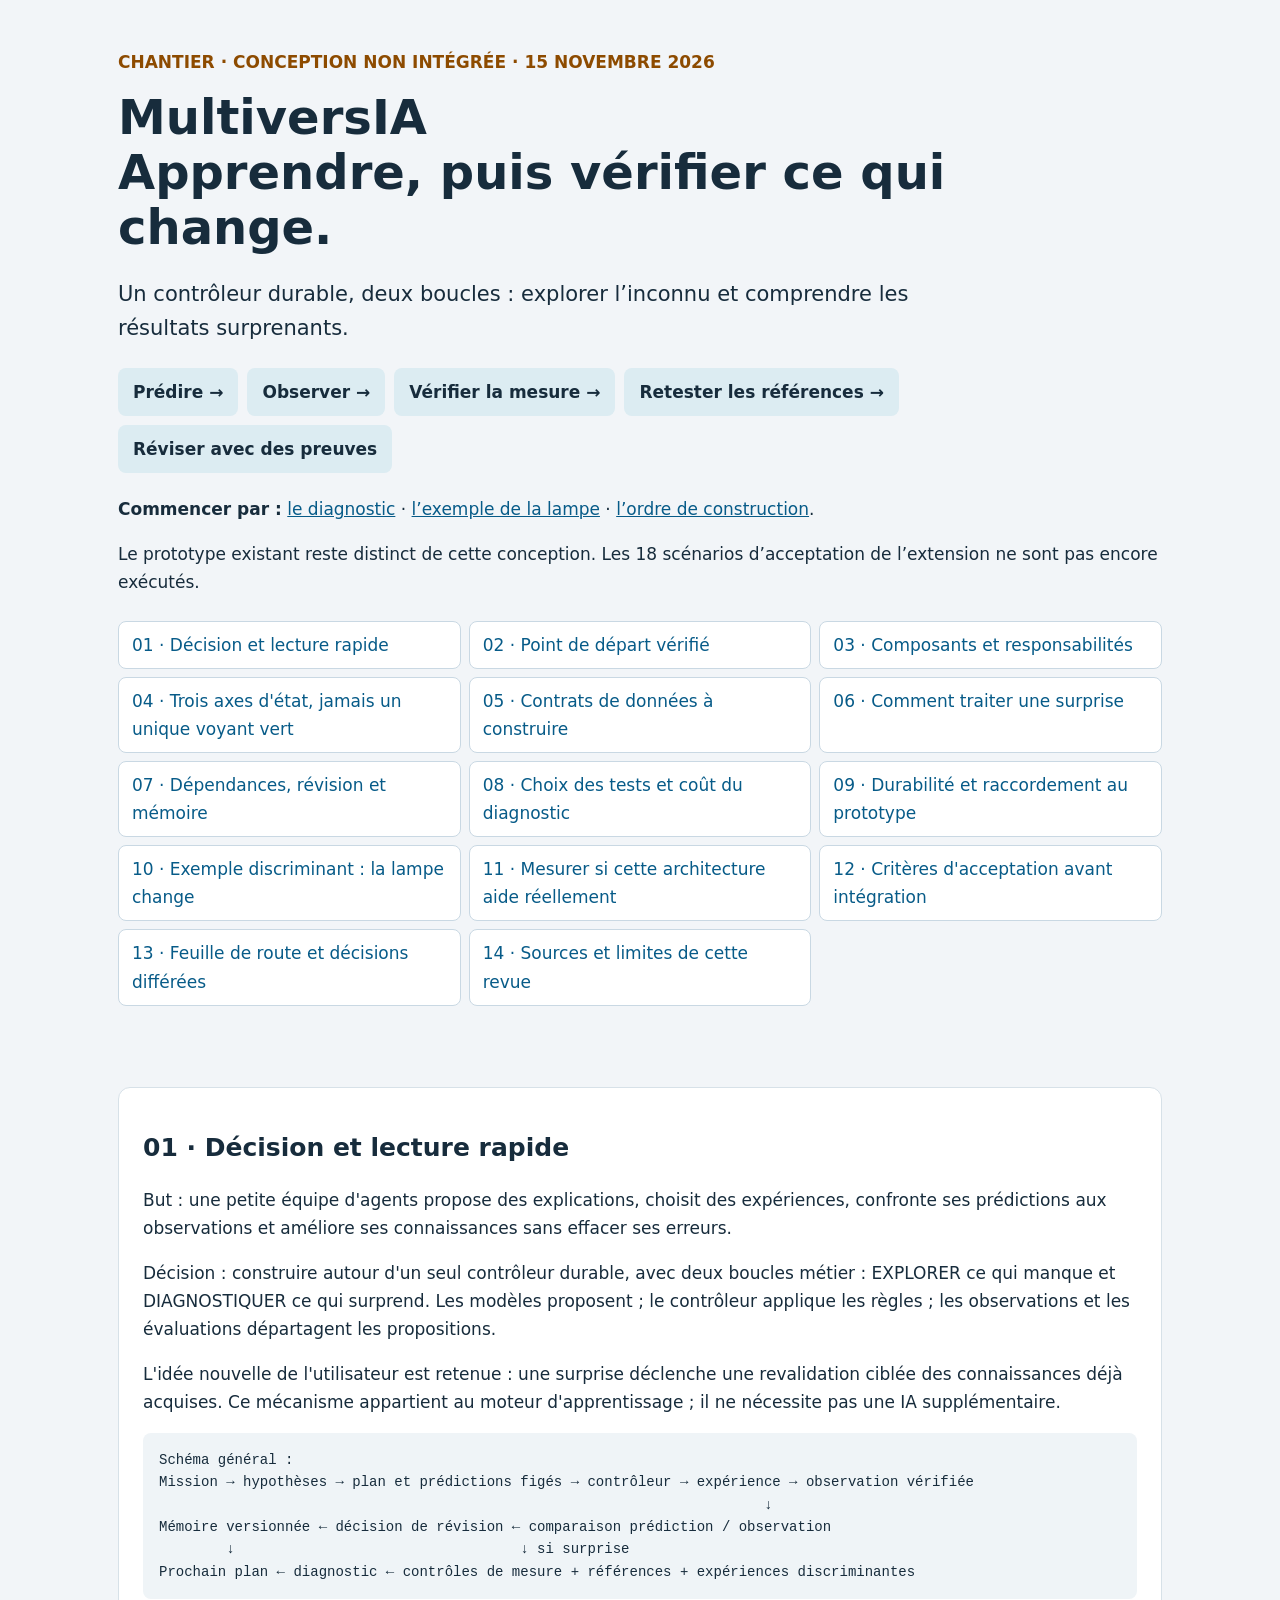
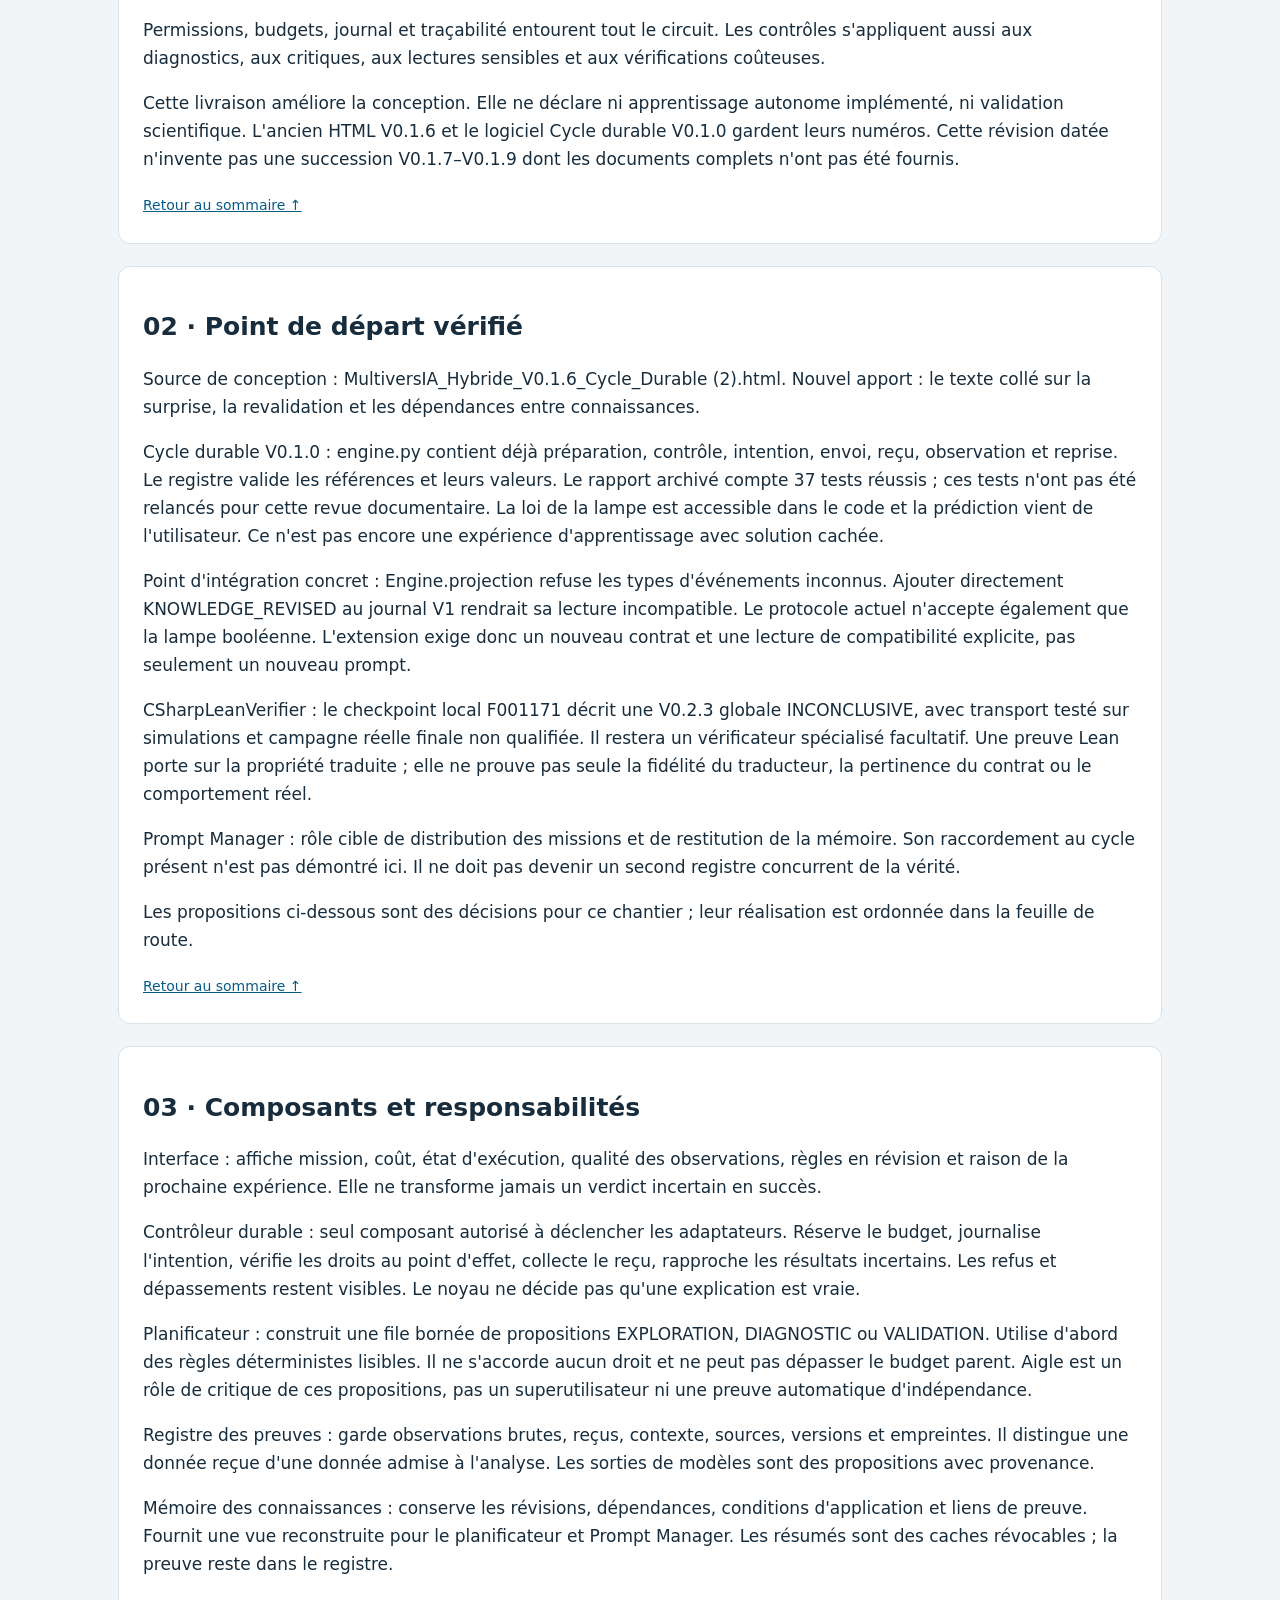
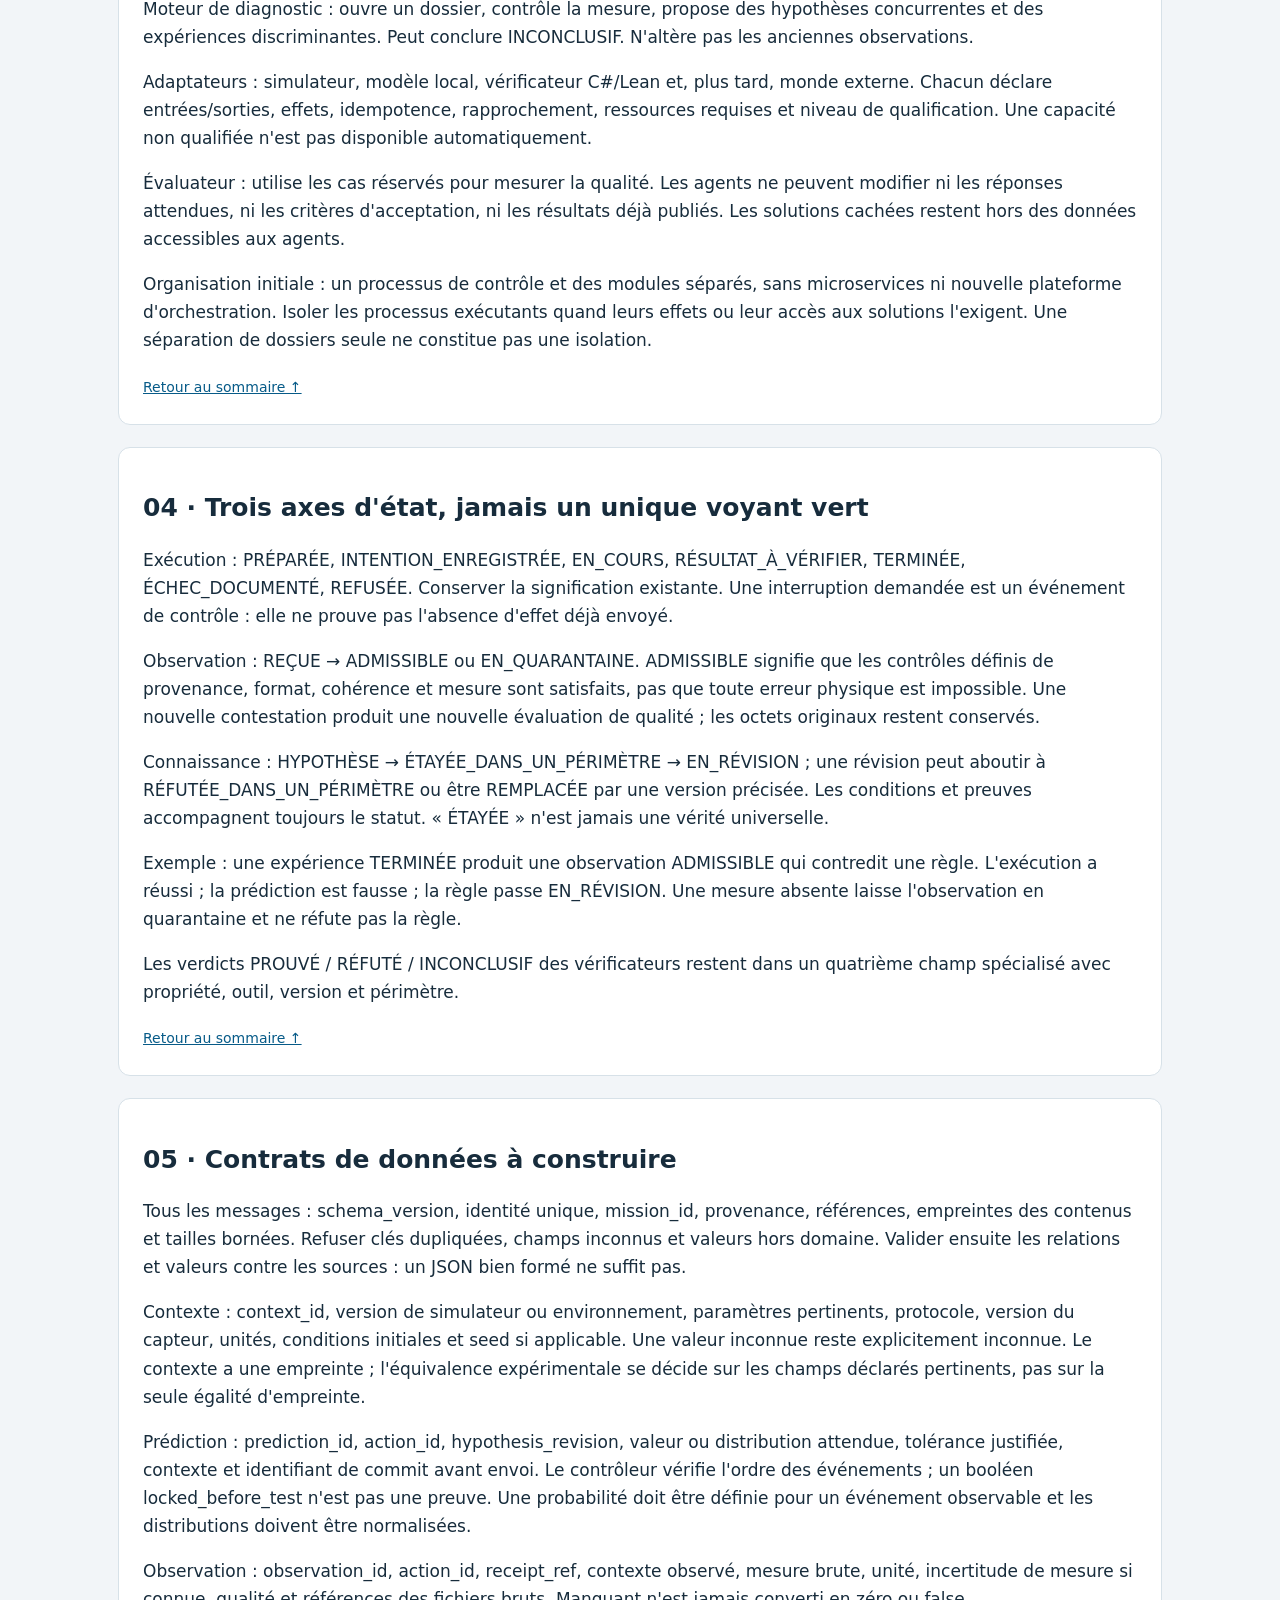
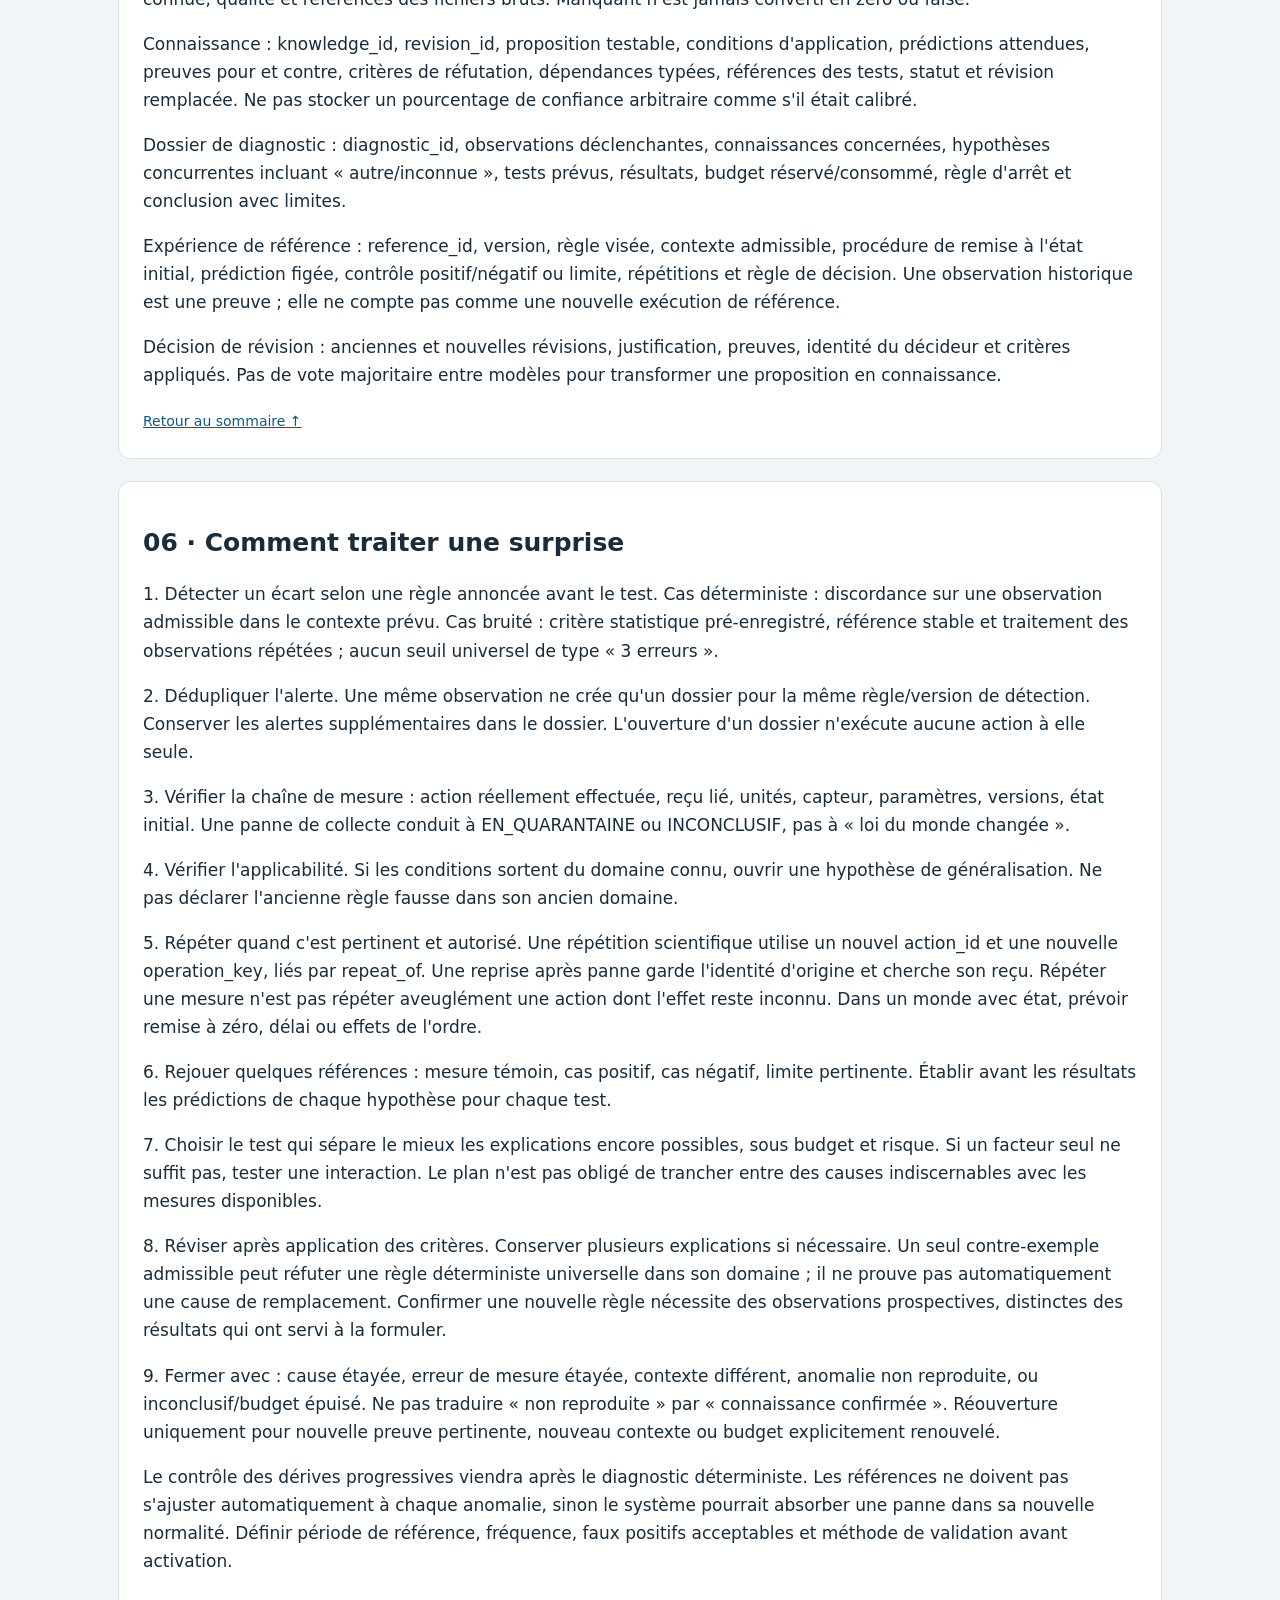
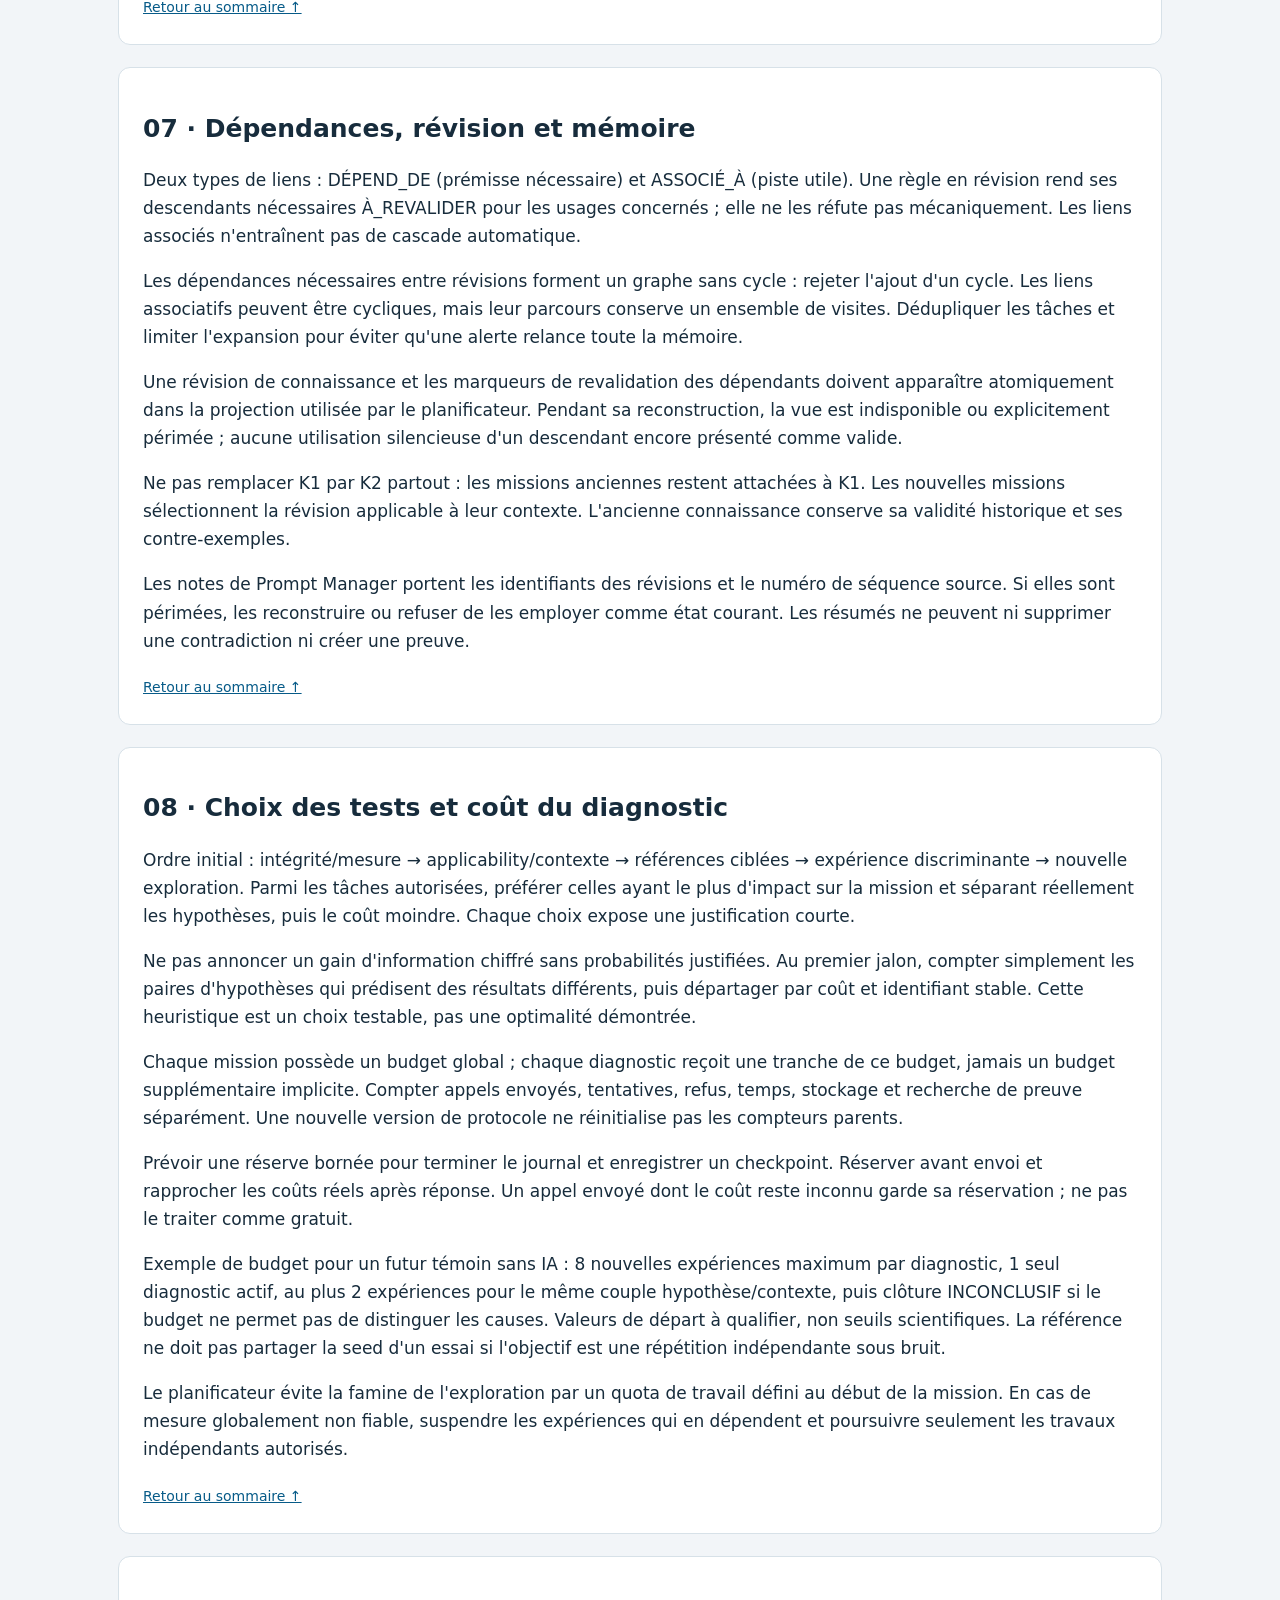
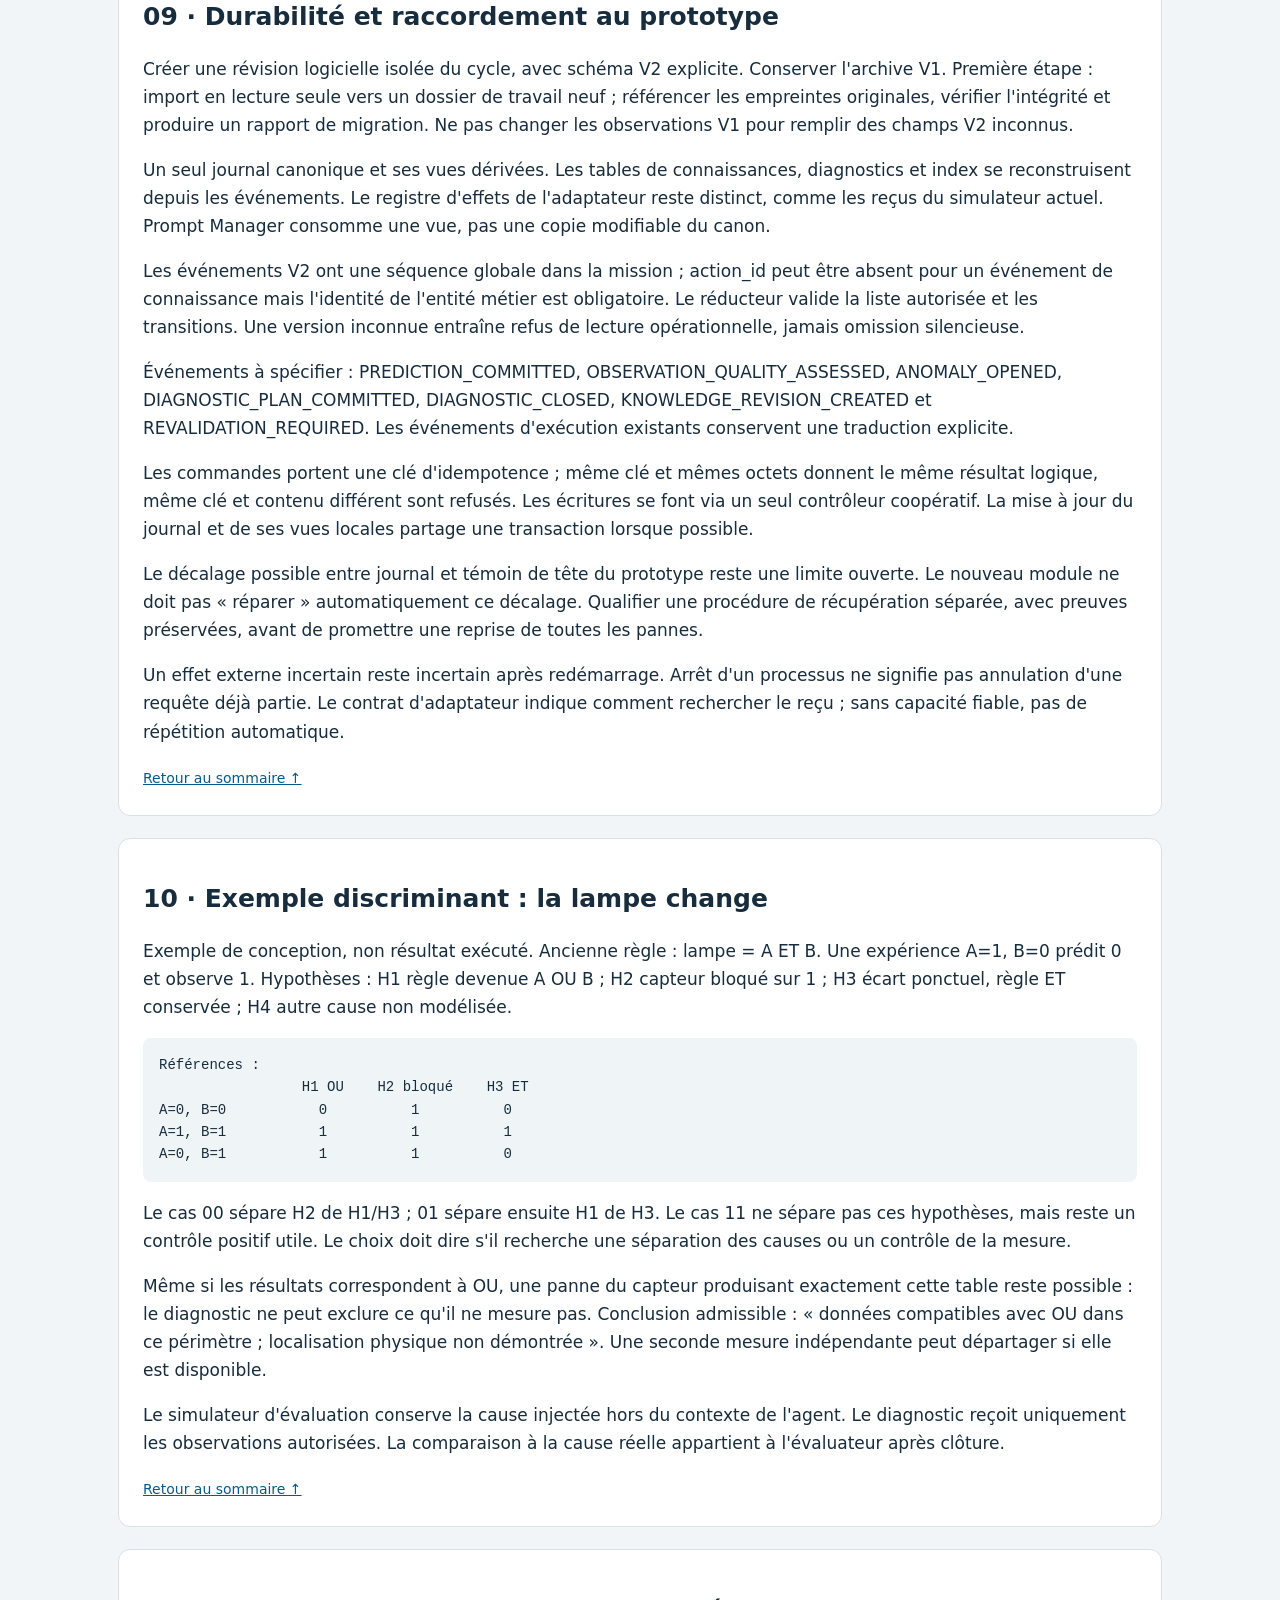
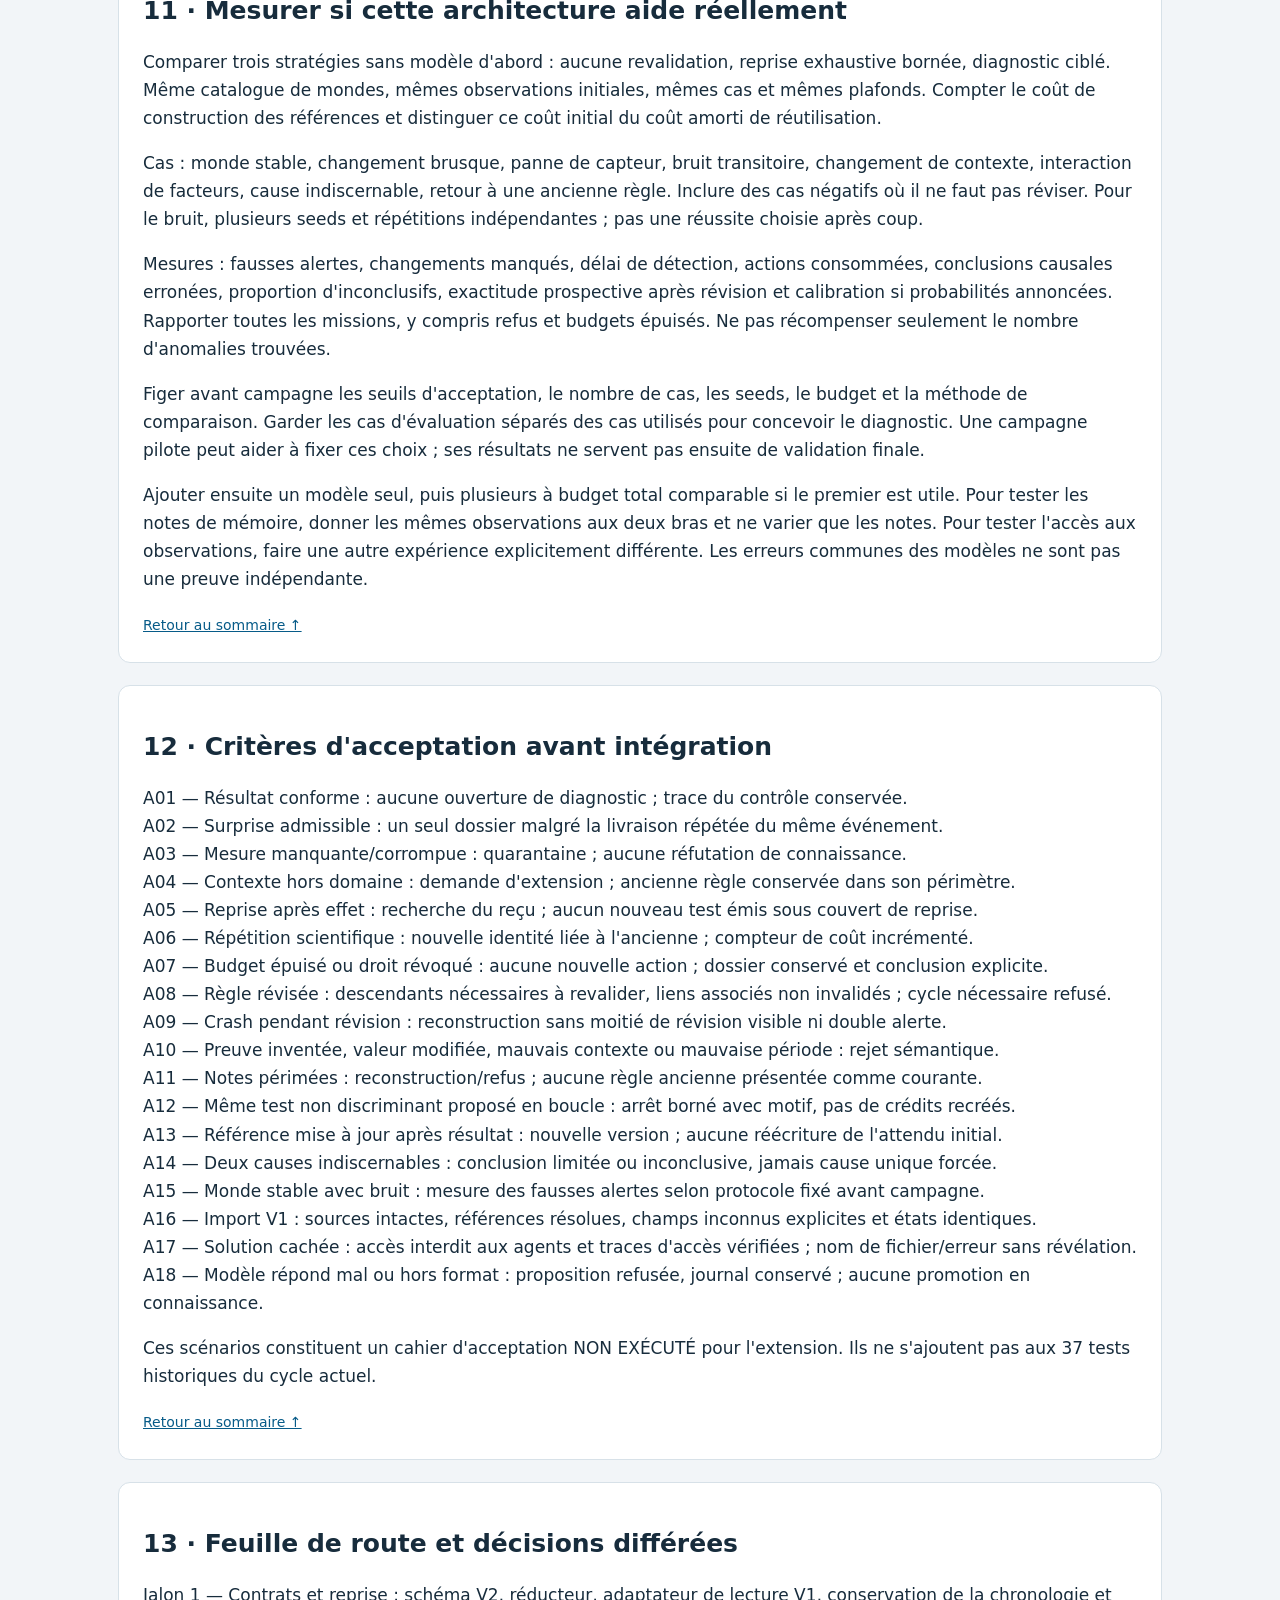
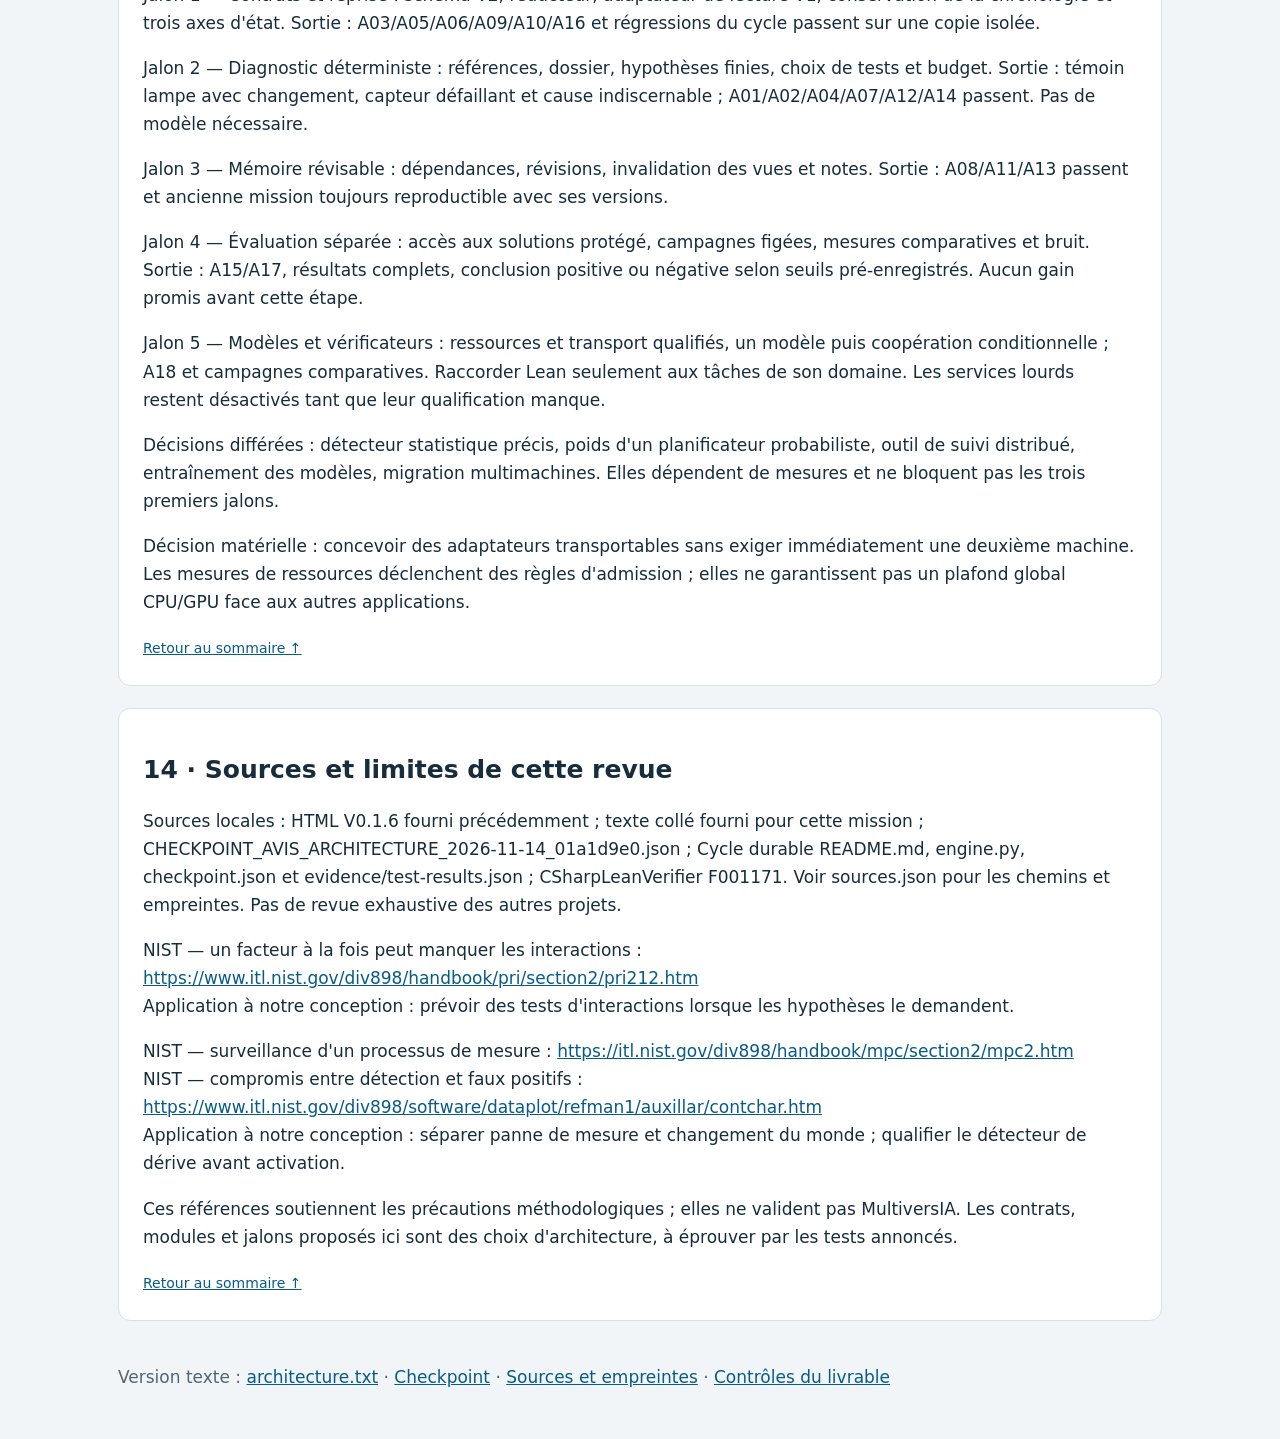
<file: sources/ARCHITECTURE_CHANTIER_2026-11-15/architecture.html>
<!doctype html><html lang="fr"><meta charset="utf-8"><meta name="viewport" content="width=device-width, initial-scale=1">
<title>MultiversIA — architecture de travail du 15 novembre 2026</title>
<style>
*{box-sizing:border-box}body{margin:0;background:#f2f5f8;color:#172c3c;font:17px/1.65 system-ui,sans-serif}header,main{max-width:1100px;margin:auto;padding:28px}header{padding-top:48px}h1{font-size:clamp(30px,5vw,48px);line-height:1.15;margin:14px 0}h2{line-height:1.3;font-size:25px}a{color:#075b88;overflow-wrap:anywhere}nav{display:grid;grid-template-columns:repeat(auto-fit,minmax(260px,1fr));gap:8px;margin:25px 0}nav a{padding:9px 13px;border:1px solid #c9d8e3;border-radius:8px;text-decoration:none;background:white}section{background:white;border:1px solid #d7e1e8;border-radius:12px;padding:24px;margin:0 0 22px;scroll-margin-top:15px}p{white-space:normal}.tag{font-weight:700;color:#8d4b00}.lead{font-size:21px;max-width:850px}.flow{display:flex;flex-wrap:wrap;gap:9px;margin:22px 0}.flow span{padding:10px 15px;background:#dcecf2;border-radius:8px;font-weight:650}.back{font-size:14px}pre{white-space:pre-wrap;overflow-wrap:anywhere;font:14px/1.6 ui-monospace,monospace;padding:16px;background:#eff4f7;border-radius:8px}footer{padding:20px 0;color:#526574}@media print{body{background:white;font-size:11pt}nav,.back{display:none}header,main{padding:0}section{border:0;padding:0;border-radius:0}h2{break-after:avoid}pre{font-size:9pt}}
</style><header id="top"><div class="tag">CHANTIER · CONCEPTION NON INTÉGRÉE · 15 NOVEMBRE 2026</div>
<h1>MultiversIA<br>Apprendre, puis vérifier ce qui change.</h1>
<p class="lead">Un contrôleur durable, deux boucles : explorer l’inconnu et comprendre les résultats surprenants.</p>
<div class="flow" aria-label="Boucle de diagnostic"><span>Prédire →</span><span>Observer →</span><span>Vérifier la mesure →</span><span>Retester les références →</span><span>Réviser avec des preuves</span></div>
<p><strong>Commencer par :</strong> <a href="#s06">le diagnostic</a> · <a href="#s10">l’exemple de la lampe</a> · <a href="#s13">l’ordre de construction</a>.</p>
<p>Le prototype existant reste distinct de cette conception. Les 18 scénarios d’acceptation de l’extension ne sont pas encore exécutés.</p>
<nav aria-label="Sommaire"><a href="#s01">01 · Décision et lecture rapide</a><a href="#s02">02 · Point de départ vérifié</a><a href="#s03">03 · Composants et responsabilités</a><a href="#s04">04 · Trois axes d&#x27;état, jamais un unique voyant vert</a><a href="#s05">05 · Contrats de données à construire</a><a href="#s06">06 · Comment traiter une surprise</a><a href="#s07">07 · Dépendances, révision et mémoire</a><a href="#s08">08 · Choix des tests et coût du diagnostic</a><a href="#s09">09 · Durabilité et raccordement au prototype</a><a href="#s10">10 · Exemple discriminant : la lampe change</a><a href="#s11">11 · Mesurer si cette architecture aide réellement</a><a href="#s12">12 · Critères d&#x27;acceptation avant intégration</a><a href="#s13">13 · Feuille de route et décisions différées</a><a href="#s14">14 · Sources et limites de cette revue</a></nav></header><main><section id="s01"><h2>01 · Décision et lecture rapide</h2><p>But : une petite équipe d&#x27;agents propose des explications, choisit des expériences, confronte ses prédictions aux observations et améliore ses connaissances sans effacer ses erreurs.</p><p>Décision : construire autour d&#x27;un seul contrôleur durable, avec deux boucles métier : EXPLORER ce qui manque et DIAGNOSTIQUER ce qui surprend. Les modèles proposent ; le contrôleur applique les règles ; les observations et les évaluations départagent les propositions.</p><p>L&#x27;idée nouvelle de l&#x27;utilisateur est retenue : une surprise déclenche une revalidation ciblée des connaissances déjà acquises. Ce mécanisme appartient au moteur d&#x27;apprentissage ; il ne nécessite pas une IA supplémentaire.</p><pre>Schéma général :
Mission → hypothèses → plan et prédictions figés → contrôleur → expérience → observation vérifiée
                                                                        ↓
Mémoire versionnée ← décision de révision ← comparaison prédiction / observation
        ↓                                  ↓ si surprise
Prochain plan ← diagnostic ← contrôles de mesure + références + expériences discriminantes</pre><p>Permissions, budgets, journal et traçabilité entourent tout le circuit. Les contrôles s&#x27;appliquent aussi aux diagnostics, aux critiques, aux lectures sensibles et aux vérifications coûteuses.</p><p>Cette livraison améliore la conception. Elle ne déclare ni apprentissage autonome implémenté, ni validation scientifique. L&#x27;ancien HTML V0.1.6 et le logiciel Cycle durable V0.1.0 gardent leurs numéros. Cette révision datée n&#x27;invente pas une succession V0.1.7–V0.1.9 dont les documents complets n&#x27;ont pas été fournis.</p><a class="back" href="#top">Retour au sommaire ↑</a></section><section id="s02"><h2>02 · Point de départ vérifié</h2><p>Source de conception : MultiversIA_Hybride_V0.1.6_Cycle_Durable (2).html. Nouvel apport : le texte collé sur la surprise, la revalidation et les dépendances entre connaissances.</p><p>Cycle durable V0.1.0 : engine.py contient déjà préparation, contrôle, intention, envoi, reçu, observation et reprise. Le registre valide les références et leurs valeurs. Le rapport archivé compte 37 tests réussis ; ces tests n&#x27;ont pas été relancés pour cette revue documentaire. La loi de la lampe est accessible dans le code et la prédiction vient de l&#x27;utilisateur. Ce n&#x27;est pas encore une expérience d&#x27;apprentissage avec solution cachée.</p><p>Point d&#x27;intégration concret : Engine.projection refuse les types d&#x27;événements inconnus. Ajouter directement KNOWLEDGE_REVISED au journal V1 rendrait sa lecture incompatible. Le protocole actuel n&#x27;accepte également que la lampe booléenne. L&#x27;extension exige donc un nouveau contrat et une lecture de compatibilité explicite, pas seulement un nouveau prompt.</p><p>CSharpLeanVerifier : le checkpoint local F001171 décrit une V0.2.3 globale INCONCLUSIVE, avec transport testé sur simulations et campagne réelle finale non qualifiée. Il restera un vérificateur spécialisé facultatif. Une preuve Lean porte sur la propriété traduite ; elle ne prouve pas seule la fidélité du traducteur, la pertinence du contrat ou le comportement réel.</p><p>Prompt Manager : rôle cible de distribution des missions et de restitution de la mémoire. Son raccordement au cycle présent n&#x27;est pas démontré ici. Il ne doit pas devenir un second registre concurrent de la vérité.</p><p>Les propositions ci-dessous sont des décisions pour ce chantier ; leur réalisation est ordonnée dans la feuille de route.</p><a class="back" href="#top">Retour au sommaire ↑</a></section><section id="s03"><h2>03 · Composants et responsabilités</h2><p>Interface : affiche mission, coût, état d&#x27;exécution, qualité des observations, règles en révision et raison de la prochaine expérience. Elle ne transforme jamais un verdict incertain en succès.</p><p>Contrôleur durable : seul composant autorisé à déclencher les adaptateurs. Réserve le budget, journalise l&#x27;intention, vérifie les droits au point d&#x27;effet, collecte le reçu, rapproche les résultats incertains. Les refus et dépassements restent visibles. Le noyau ne décide pas qu&#x27;une explication est vraie.</p><p>Planificateur : construit une file bornée de propositions EXPLORATION, DIAGNOSTIC ou VALIDATION. Utilise d&#x27;abord des règles déterministes lisibles. Il ne s&#x27;accorde aucun droit et ne peut pas dépasser le budget parent. Aigle est un rôle de critique de ces propositions, pas un superutilisateur ni une preuve automatique d&#x27;indépendance.</p><p>Registre des preuves : garde observations brutes, reçus, contexte, sources, versions et empreintes. Il distingue une donnée reçue d&#x27;une donnée admise à l&#x27;analyse. Les sorties de modèles sont des propositions avec provenance.</p><p>Mémoire des connaissances : conserve les révisions, dépendances, conditions d&#x27;application et liens de preuve. Fournit une vue reconstruite pour le planificateur et Prompt Manager. Les résumés sont des caches révocables ; la preuve reste dans le registre.</p><p>Moteur de diagnostic : ouvre un dossier, contrôle la mesure, propose des hypothèses concurrentes et des expériences discriminantes. Peut conclure INCONCLUSIF. N&#x27;altère pas les anciennes observations.</p><p>Adaptateurs : simulateur, modèle local, vérificateur C#/Lean et, plus tard, monde externe. Chacun déclare entrées/sorties, effets, idempotence, rapprochement, ressources requises et niveau de qualification. Une capacité non qualifiée n&#x27;est pas disponible automatiquement.</p><p>Évaluateur : utilise les cas réservés pour mesurer la qualité. Les agents ne peuvent modifier ni les réponses attendues, ni les critères d&#x27;acceptation, ni les résultats déjà publiés. Les solutions cachées restent hors des données accessibles aux agents.</p><p>Organisation initiale : un processus de contrôle et des modules séparés, sans microservices ni nouvelle plateforme d&#x27;orchestration. Isoler les processus exécutants quand leurs effets ou leur accès aux solutions l&#x27;exigent. Une séparation de dossiers seule ne constitue pas une isolation.</p><a class="back" href="#top">Retour au sommaire ↑</a></section><section id="s04"><h2>04 · Trois axes d&#x27;état, jamais un unique voyant vert</h2><p>Exécution : PRÉPARÉE, INTENTION_ENREGISTRÉE, EN_COURS, RÉSULTAT_À_VÉRIFIER, TERMINÉE, ÉCHEC_DOCUMENTÉ, REFUSÉE. Conserver la signification existante. Une interruption demandée est un événement de contrôle : elle ne prouve pas l&#x27;absence d&#x27;effet déjà envoyé.</p><p>Observation : REÇUE → ADMISSIBLE ou EN_QUARANTAINE. ADMISSIBLE signifie que les contrôles définis de provenance, format, cohérence et mesure sont satisfaits, pas que toute erreur physique est impossible. Une nouvelle contestation produit une nouvelle évaluation de qualité ; les octets originaux restent conservés.</p><p>Connaissance : HYPOTHÈSE → ÉTAYÉE_DANS_UN_PÉRIMÈTRE → EN_RÉVISION ; une révision peut aboutir à RÉFUTÉE_DANS_UN_PÉRIMÈTRE ou être REMPLACÉE par une version précisée. Les conditions et preuves accompagnent toujours le statut. « ÉTAYÉE » n&#x27;est jamais une vérité universelle.</p><p>Exemple : une expérience TERMINÉE produit une observation ADMISSIBLE qui contredit une règle. L&#x27;exécution a réussi ; la prédiction est fausse ; la règle passe EN_RÉVISION. Une mesure absente laisse l&#x27;observation en quarantaine et ne réfute pas la règle.</p><p>Les verdicts PROUVÉ / RÉFUTÉ / INCONCLUSIF des vérificateurs restent dans un quatrième champ spécialisé avec propriété, outil, version et périmètre.</p><a class="back" href="#top">Retour au sommaire ↑</a></section><section id="s05"><h2>05 · Contrats de données à construire</h2><p>Tous les messages : schema_version, identité unique, mission_id, provenance, références, empreintes des contenus et tailles bornées. Refuser clés dupliquées, champs inconnus et valeurs hors domaine. Valider ensuite les relations et valeurs contre les sources : un JSON bien formé ne suffit pas.</p><p>Contexte : context_id, version de simulateur ou environnement, paramètres pertinents, protocole, version du capteur, unités, conditions initiales et seed si applicable. Une valeur inconnue reste explicitement inconnue. Le contexte a une empreinte ; l&#x27;équivalence expérimentale se décide sur les champs déclarés pertinents, pas sur la seule égalité d&#x27;empreinte.</p><p>Prédiction : prediction_id, action_id, hypothesis_revision, valeur ou distribution attendue, tolérance justifiée, contexte et identifiant de commit avant envoi. Le contrôleur vérifie l&#x27;ordre des événements ; un booléen locked_before_test n&#x27;est pas une preuve. Une probabilité doit être définie pour un événement observable et les distributions doivent être normalisées.</p><p>Observation : observation_id, action_id, receipt_ref, contexte observé, mesure brute, unité, incertitude de mesure si connue, qualité et références des fichiers bruts. Manquant n&#x27;est jamais converti en zéro ou false.</p><p>Connaissance : knowledge_id, revision_id, proposition testable, conditions d&#x27;application, prédictions attendues, preuves pour et contre, critères de réfutation, dépendances typées, références des tests, statut et révision remplacée. Ne pas stocker un pourcentage de confiance arbitraire comme s&#x27;il était calibré.</p><p>Dossier de diagnostic : diagnostic_id, observations déclenchantes, connaissances concernées, hypothèses concurrentes incluant « autre/inconnue », tests prévus, résultats, budget réservé/consommé, règle d&#x27;arrêt et conclusion avec limites.</p><p>Expérience de référence : reference_id, version, règle visée, contexte admissible, procédure de remise à l&#x27;état initial, prédiction figée, contrôle positif/négatif ou limite, répétitions et règle de décision. Une observation historique est une preuve ; elle ne compte pas comme une nouvelle exécution de référence.</p><p>Décision de révision : anciennes et nouvelles révisions, justification, preuves, identité du décideur et critères appliqués. Pas de vote majoritaire entre modèles pour transformer une proposition en connaissance.</p><a class="back" href="#top">Retour au sommaire ↑</a></section><section id="s06"><h2>06 · Comment traiter une surprise</h2><p>1. Détecter un écart selon une règle annoncée avant le test. Cas déterministe : discordance sur une observation admissible dans le contexte prévu. Cas bruité : critère statistique pré-enregistré, référence stable et traitement des observations répétées ; aucun seuil universel de type « 3 erreurs ».</p><p>2. Dédupliquer l&#x27;alerte. Une même observation ne crée qu&#x27;un dossier pour la même règle/version de détection. Conserver les alertes supplémentaires dans le dossier. L&#x27;ouverture d&#x27;un dossier n&#x27;exécute aucune action à elle seule.</p><p>3. Vérifier la chaîne de mesure : action réellement effectuée, reçu lié, unités, capteur, paramètres, versions, état initial. Une panne de collecte conduit à EN_QUARANTAINE ou INCONCLUSIF, pas à « loi du monde changée ».</p><p>4. Vérifier l&#x27;applicabilité. Si les conditions sortent du domaine connu, ouvrir une hypothèse de généralisation. Ne pas déclarer l&#x27;ancienne règle fausse dans son ancien domaine.</p><p>5. Répéter quand c&#x27;est pertinent et autorisé. Une répétition scientifique utilise un nouvel action_id et une nouvelle operation_key, liés par repeat_of. Une reprise après panne garde l&#x27;identité d&#x27;origine et cherche son reçu. Répéter une mesure n&#x27;est pas répéter aveuglément une action dont l&#x27;effet reste inconnu. Dans un monde avec état, prévoir remise à zéro, délai ou effets de l&#x27;ordre.</p><p>6. Rejouer quelques références : mesure témoin, cas positif, cas négatif, limite pertinente. Établir avant les résultats les prédictions de chaque hypothèse pour chaque test.</p><p>7. Choisir le test qui sépare le mieux les explications encore possibles, sous budget et risque. Si un facteur seul ne suffit pas, tester une interaction. Le plan n&#x27;est pas obligé de trancher entre des causes indiscernables avec les mesures disponibles.</p><p>8. Réviser après application des critères. Conserver plusieurs explications si nécessaire. Un seul contre-exemple admissible peut réfuter une règle déterministe universelle dans son domaine ; il ne prouve pas automatiquement une cause de remplacement. Confirmer une nouvelle règle nécessite des observations prospectives, distinctes des résultats qui ont servi à la formuler.</p><p>9. Fermer avec : cause étayée, erreur de mesure étayée, contexte différent, anomalie non reproduite, ou inconclusif/budget épuisé. Ne pas traduire « non reproduite » par « connaissance confirmée ». Réouverture uniquement pour nouvelle preuve pertinente, nouveau contexte ou budget explicitement renouvelé.</p><p>Le contrôle des dérives progressives viendra après le diagnostic déterministe. Les références ne doivent pas s&#x27;ajuster automatiquement à chaque anomalie, sinon le système pourrait absorber une panne dans sa nouvelle normalité. Définir période de référence, fréquence, faux positifs acceptables et méthode de validation avant activation.</p><a class="back" href="#top">Retour au sommaire ↑</a></section><section id="s07"><h2>07 · Dépendances, révision et mémoire</h2><p>Deux types de liens : DÉPEND_DE (prémisse nécessaire) et ASSOCIÉ_À (piste utile). Une règle en révision rend ses descendants nécessaires À_REVALIDER pour les usages concernés ; elle ne les réfute pas mécaniquement. Les liens associés n&#x27;entraînent pas de cascade automatique.</p><p>Les dépendances nécessaires entre révisions forment un graphe sans cycle : rejeter l&#x27;ajout d&#x27;un cycle. Les liens associatifs peuvent être cycliques, mais leur parcours conserve un ensemble de visites. Dédupliquer les tâches et limiter l&#x27;expansion pour éviter qu&#x27;une alerte relance toute la mémoire.</p><p>Une révision de connaissance et les marqueurs de revalidation des dépendants doivent apparaître atomiquement dans la projection utilisée par le planificateur. Pendant sa reconstruction, la vue est indisponible ou explicitement périmée ; aucune utilisation silencieuse d&#x27;un descendant encore présenté comme valide.</p><p>Ne pas remplacer K1 par K2 partout : les missions anciennes restent attachées à K1. Les nouvelles missions sélectionnent la révision applicable à leur contexte. L&#x27;ancienne connaissance conserve sa validité historique et ses contre-exemples.</p><p>Les notes de Prompt Manager portent les identifiants des révisions et le numéro de séquence source. Si elles sont périmées, les reconstruire ou refuser de les employer comme état courant. Les résumés ne peuvent ni supprimer une contradiction ni créer une preuve.</p><a class="back" href="#top">Retour au sommaire ↑</a></section><section id="s08"><h2>08 · Choix des tests et coût du diagnostic</h2><p>Ordre initial : intégrité/mesure → applicability/contexte → références ciblées → expérience discriminante → nouvelle exploration. Parmi les tâches autorisées, préférer celles ayant le plus d&#x27;impact sur la mission et séparant réellement les hypothèses, puis le coût moindre. Chaque choix expose une justification courte.</p><p>Ne pas annoncer un gain d&#x27;information chiffré sans probabilités justifiées. Au premier jalon, compter simplement les paires d&#x27;hypothèses qui prédisent des résultats différents, puis départager par coût et identifiant stable. Cette heuristique est un choix testable, pas une optimalité démontrée.</p><p>Chaque mission possède un budget global ; chaque diagnostic reçoit une tranche de ce budget, jamais un budget supplémentaire implicite. Compter appels envoyés, tentatives, refus, temps, stockage et recherche de preuve séparément. Une nouvelle version de protocole ne réinitialise pas les compteurs parents.</p><p>Prévoir une réserve bornée pour terminer le journal et enregistrer un checkpoint. Réserver avant envoi et rapprocher les coûts réels après réponse. Un appel envoyé dont le coût reste inconnu garde sa réservation ; ne pas le traiter comme gratuit.</p><p>Exemple de budget pour un futur témoin sans IA : 8 nouvelles expériences maximum par diagnostic, 1 seul diagnostic actif, au plus 2 expériences pour le même couple hypothèse/contexte, puis clôture INCONCLUSIF si le budget ne permet pas de distinguer les causes. Valeurs de départ à qualifier, non seuils scientifiques. La référence ne doit pas partager la seed d&#x27;un essai si l&#x27;objectif est une répétition indépendante sous bruit.</p><p>Le planificateur évite la famine de l&#x27;exploration par un quota de travail défini au début de la mission. En cas de mesure globalement non fiable, suspendre les expériences qui en dépendent et poursuivre seulement les travaux indépendants autorisés.</p><a class="back" href="#top">Retour au sommaire ↑</a></section><section id="s09"><h2>09 · Durabilité et raccordement au prototype</h2><p>Créer une révision logicielle isolée du cycle, avec schéma V2 explicite. Conserver l&#x27;archive V1. Première étape : import en lecture seule vers un dossier de travail neuf ; référencer les empreintes originales, vérifier l&#x27;intégrité et produire un rapport de migration. Ne pas changer les observations V1 pour remplir des champs V2 inconnus.</p><p>Un seul journal canonique et ses vues dérivées. Les tables de connaissances, diagnostics et index se reconstruisent depuis les événements. Le registre d&#x27;effets de l&#x27;adaptateur reste distinct, comme les reçus du simulateur actuel. Prompt Manager consomme une vue, pas une copie modifiable du canon.</p><p>Les événements V2 ont une séquence globale dans la mission ; action_id peut être absent pour un événement de connaissance mais l&#x27;identité de l&#x27;entité métier est obligatoire. Le réducteur valide la liste autorisée et les transitions. Une version inconnue entraîne refus de lecture opérationnelle, jamais omission silencieuse.</p><p>Événements à spécifier : PREDICTION_COMMITTED, OBSERVATION_QUALITY_ASSESSED, ANOMALY_OPENED, DIAGNOSTIC_PLAN_COMMITTED, DIAGNOSTIC_CLOSED, KNOWLEDGE_REVISION_CREATED et REVALIDATION_REQUIRED. Les événements d&#x27;exécution existants conservent une traduction explicite.</p><p>Les commandes portent une clé d&#x27;idempotence ; même clé et mêmes octets donnent le même résultat logique, même clé et contenu différent sont refusés. Les écritures se font via un seul contrôleur coopératif. La mise à jour du journal et de ses vues locales partage une transaction lorsque possible.</p><p>Le décalage possible entre journal et témoin de tête du prototype reste une limite ouverte. Le nouveau module ne doit pas « réparer » automatiquement ce décalage. Qualifier une procédure de récupération séparée, avec preuves préservées, avant de promettre une reprise de toutes les pannes.</p><p>Un effet externe incertain reste incertain après redémarrage. Arrêt d&#x27;un processus ne signifie pas annulation d&#x27;une requête déjà partie. Le contrat d&#x27;adaptateur indique comment rechercher le reçu ; sans capacité fiable, pas de répétition automatique.</p><a class="back" href="#top">Retour au sommaire ↑</a></section><section id="s10"><h2>10 · Exemple discriminant : la lampe change</h2><p>Exemple de conception, non résultat exécuté. Ancienne règle : lampe = A ET B. Une expérience A=1, B=0 prédit 0 et observe 1. Hypothèses : H1 règle devenue A OU B ; H2 capteur bloqué sur 1 ; H3 écart ponctuel, règle ET conservée ; H4 autre cause non modélisée.</p><pre>Références :
                 H1 OU    H2 bloqué    H3 ET
A=0, B=0           0          1          0
A=1, B=1           1          1          1
A=0, B=1           1          1          0</pre><p>Le cas 00 sépare H2 de H1/H3 ; 01 sépare ensuite H1 de H3. Le cas 11 ne sépare pas ces hypothèses, mais reste un contrôle positif utile. Le choix doit dire s&#x27;il recherche une séparation des causes ou un contrôle de la mesure.</p><p>Même si les résultats correspondent à OU, une panne du capteur produisant exactement cette table reste possible : le diagnostic ne peut exclure ce qu&#x27;il ne mesure pas. Conclusion admissible : « données compatibles avec OU dans ce périmètre ; localisation physique non démontrée ». Une seconde mesure indépendante peut départager si elle est disponible.</p><p>Le simulateur d&#x27;évaluation conserve la cause injectée hors du contexte de l&#x27;agent. Le diagnostic reçoit uniquement les observations autorisées. La comparaison à la cause réelle appartient à l&#x27;évaluateur après clôture.</p><a class="back" href="#top">Retour au sommaire ↑</a></section><section id="s11"><h2>11 · Mesurer si cette architecture aide réellement</h2><p>Comparer trois stratégies sans modèle d&#x27;abord : aucune revalidation, reprise exhaustive bornée, diagnostic ciblé. Même catalogue de mondes, mêmes observations initiales, mêmes cas et mêmes plafonds. Compter le coût de construction des références et distinguer ce coût initial du coût amorti de réutilisation.</p><p>Cas : monde stable, changement brusque, panne de capteur, bruit transitoire, changement de contexte, interaction de facteurs, cause indiscernable, retour à une ancienne règle. Inclure des cas négatifs où il ne faut pas réviser. Pour le bruit, plusieurs seeds et répétitions indépendantes ; pas une réussite choisie après coup.</p><p>Mesures : fausses alertes, changements manqués, délai de détection, actions consommées, conclusions causales erronées, proportion d&#x27;inconclusifs, exactitude prospective après révision et calibration si probabilités annoncées. Rapporter toutes les missions, y compris refus et budgets épuisés. Ne pas récompenser seulement le nombre d&#x27;anomalies trouvées.</p><p>Figer avant campagne les seuils d&#x27;acceptation, le nombre de cas, les seeds, le budget et la méthode de comparaison. Garder les cas d&#x27;évaluation séparés des cas utilisés pour concevoir le diagnostic. Une campagne pilote peut aider à fixer ces choix ; ses résultats ne servent pas ensuite de validation finale.</p><p>Ajouter ensuite un modèle seul, puis plusieurs à budget total comparable si le premier est utile. Pour tester les notes de mémoire, donner les mêmes observations aux deux bras et ne varier que les notes. Pour tester l&#x27;accès aux observations, faire une autre expérience explicitement différente. Les erreurs communes des modèles ne sont pas une preuve indépendante.</p><a class="back" href="#top">Retour au sommaire ↑</a></section><section id="s12"><h2>12 · Critères d&#x27;acceptation avant intégration</h2><p>A01 — Résultat conforme : aucune ouverture de diagnostic ; trace du contrôle conservée.<br>A02 — Surprise admissible : un seul dossier malgré la livraison répétée du même événement.<br>A03 — Mesure manquante/corrompue : quarantaine ; aucune réfutation de connaissance.<br>A04 — Contexte hors domaine : demande d&#x27;extension ; ancienne règle conservée dans son périmètre.<br>A05 — Reprise après effet : recherche du reçu ; aucun nouveau test émis sous couvert de reprise.<br>A06 — Répétition scientifique : nouvelle identité liée à l&#x27;ancienne ; compteur de coût incrémenté.<br>A07 — Budget épuisé ou droit révoqué : aucune nouvelle action ; dossier conservé et conclusion explicite.<br>A08 — Règle révisée : descendants nécessaires à revalider, liens associés non invalidés ; cycle nécessaire refusé.<br>A09 — Crash pendant révision : reconstruction sans moitié de révision visible ni double alerte.<br>A10 — Preuve inventée, valeur modifiée, mauvais contexte ou mauvaise période : rejet sémantique.<br>A11 — Notes périmées : reconstruction/refus ; aucune règle ancienne présentée comme courante.<br>A12 — Même test non discriminant proposé en boucle : arrêt borné avec motif, pas de crédits recréés.<br>A13 — Référence mise à jour après résultat : nouvelle version ; aucune réécriture de l&#x27;attendu initial.<br>A14 — Deux causes indiscernables : conclusion limitée ou inconclusive, jamais cause unique forcée.<br>A15 — Monde stable avec bruit : mesure des fausses alertes selon protocole fixé avant campagne.<br>A16 — Import V1 : sources intactes, références résolues, champs inconnus explicites et états identiques.<br>A17 — Solution cachée : accès interdit aux agents et traces d&#x27;accès vérifiées ; nom de fichier/erreur sans révélation.<br>A18 — Modèle répond mal ou hors format : proposition refusée, journal conservé ; aucune promotion en connaissance.</p><p>Ces scénarios constituent un cahier d&#x27;acceptation NON EXÉCUTÉ pour l&#x27;extension. Ils ne s&#x27;ajoutent pas aux 37 tests historiques du cycle actuel.</p><a class="back" href="#top">Retour au sommaire ↑</a></section><section id="s13"><h2>13 · Feuille de route et décisions différées</h2><p>Jalon 1 — Contrats et reprise : schéma V2, réducteur, adaptateur de lecture V1, conservation de la chronologie et trois axes d&#x27;état. Sortie : A03/A05/A06/A09/A10/A16 et régressions du cycle passent sur une copie isolée.</p><p>Jalon 2 — Diagnostic déterministe : références, dossier, hypothèses finies, choix de tests et budget. Sortie : témoin lampe avec changement, capteur défaillant et cause indiscernable ; A01/A02/A04/A07/A12/A14 passent. Pas de modèle nécessaire.</p><p>Jalon 3 — Mémoire révisable : dépendances, révisions, invalidation des vues et notes. Sortie : A08/A11/A13 passent et ancienne mission toujours reproductible avec ses versions.</p><p>Jalon 4 — Évaluation séparée : accès aux solutions protégé, campagnes figées, mesures comparatives et bruit. Sortie : A15/A17, résultats complets, conclusion positive ou négative selon seuils pré-enregistrés. Aucun gain promis avant cette étape.</p><p>Jalon 5 — Modèles et vérificateurs : ressources et transport qualifiés, un modèle puis coopération conditionnelle ; A18 et campagnes comparatives. Raccorder Lean seulement aux tâches de son domaine. Les services lourds restent désactivés tant que leur qualification manque.</p><p>Décisions différées : détecteur statistique précis, poids d&#x27;un planificateur probabiliste, outil de suivi distribué, entraînement des modèles, migration multimachines. Elles dépendent de mesures et ne bloquent pas les trois premiers jalons.</p><p>Décision matérielle : concevoir des adaptateurs transportables sans exiger immédiatement une deuxième machine. Les mesures de ressources déclenchent des règles d&#x27;admission ; elles ne garantissent pas un plafond global CPU/GPU face aux autres applications.</p><a class="back" href="#top">Retour au sommaire ↑</a></section><section id="s14"><h2>14 · Sources et limites de cette revue</h2><p>Sources locales : HTML V0.1.6 fourni précédemment ; texte collé fourni pour cette mission ; CHECKPOINT_AVIS_ARCHITECTURE_2026-11-14_01a1d9e0.json ; Cycle durable README.md, engine.py, checkpoint.json et evidence/test-results.json ; CSharpLeanVerifier F001171. Voir sources.json pour les chemins et empreintes. Pas de revue exhaustive des autres projets.</p><p>NIST — un facteur à la fois peut manquer les interactions : <a href="https://www.itl.nist.gov/div898/handbook/pri/section2/pri212.htm">https://www.itl.nist.gov/div898/handbook/pri/section2/pri212.htm</a><br>Application à notre conception : prévoir des tests d&#x27;interactions lorsque les hypothèses le demandent.</p><p>NIST — surveillance d&#x27;un processus de mesure : <a href="https://itl.nist.gov/div898/handbook/mpc/section2/mpc2.htm">https://itl.nist.gov/div898/handbook/mpc/section2/mpc2.htm</a><br>NIST — compromis entre détection et faux positifs : <a href="https://www.itl.nist.gov/div898/software/dataplot/refman1/auxillar/contchar.htm">https://www.itl.nist.gov/div898/software/dataplot/refman1/auxillar/contchar.htm</a><br>Application à notre conception : séparer panne de mesure et changement du monde ; qualifier le détecteur de dérive avant activation.</p><p>Ces références soutiennent les précautions méthodologiques ; elles ne valident pas MultiversIA. Les contrats, modules et jalons proposés ici sont des choix d&#x27;architecture, à éprouver par les tests annoncés.</p><a class="back" href="#top">Retour au sommaire ↑</a></section><footer>Version texte : <a href="architecture.txt">architecture.txt</a> · <a href="checkpoint.json">Checkpoint</a> · <a href="sources.json">Sources et empreintes</a> · <a href="verification.json">Contrôles du livrable</a></footer></main></html>
</file>
